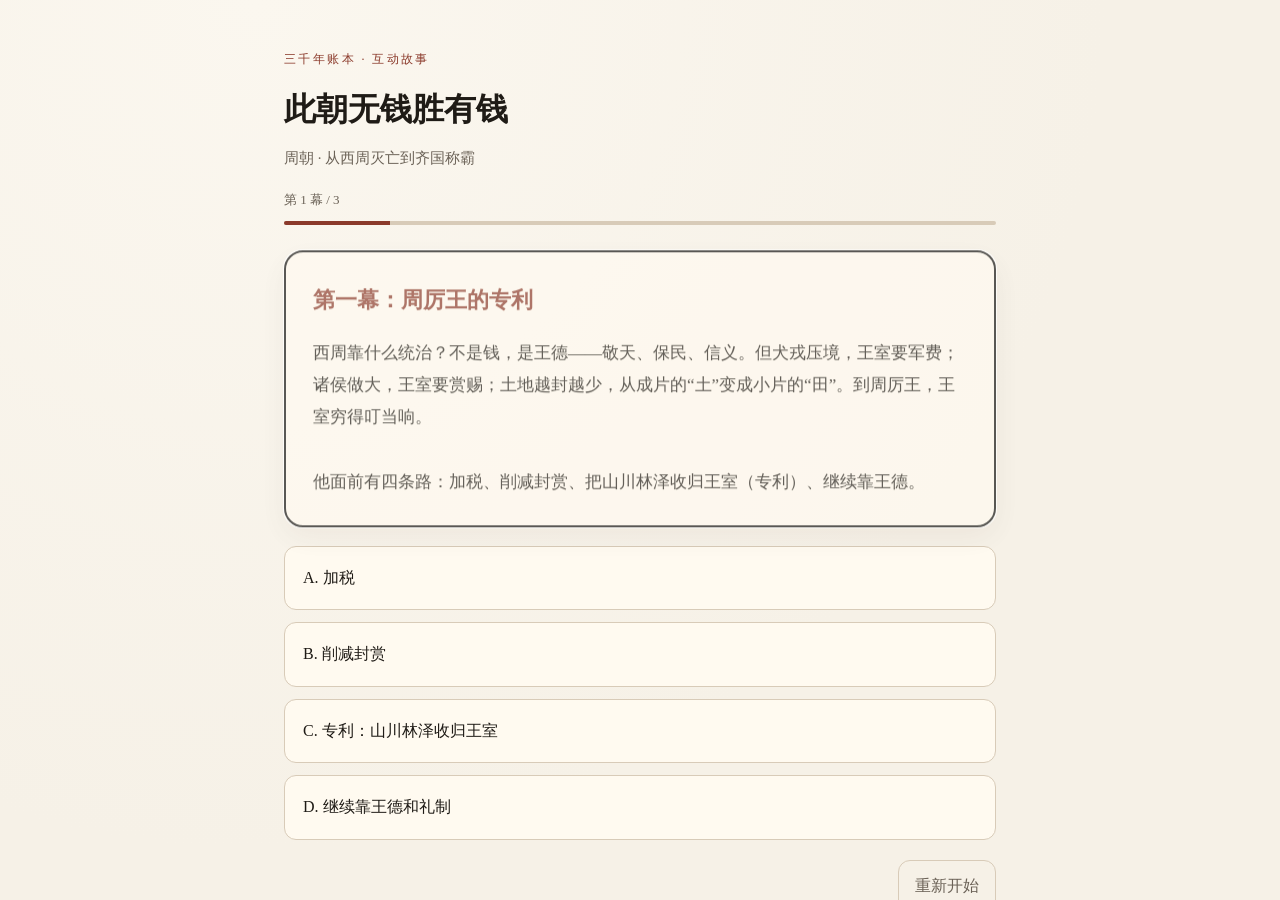
<file: index.html>
<!doctype html>
<html lang="zh-CN">
<head>
  <meta charset="utf-8">
  <meta name="viewport" content="width=device-width, initial-scale=1">
  <title>三千年账本 · Ledger of Empires</title>
  <meta http-equiv="refresh" content="0; url=05-输出/工作台/story.html">
</head>
<body>
  <p>正在进入互动故事……如果浏览器没有跳转，请点击 <a href="05-输出/工作台/story.html">这里</a>。</p>
</body>
</html>
</file>
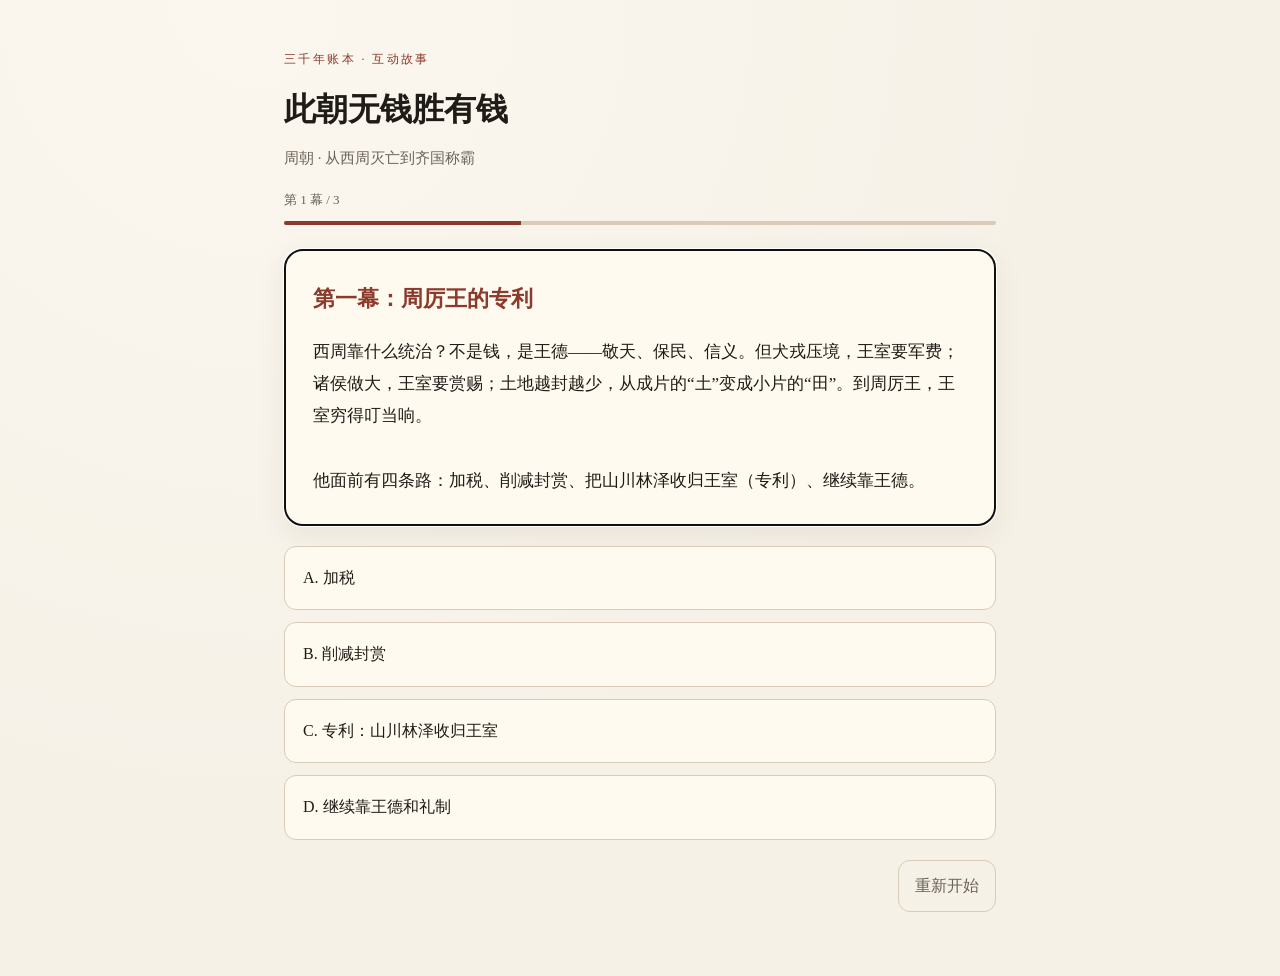
<file: 05-输出/工作台/story.html>
<!doctype html>
<html lang="zh-CN">
<head>
  <meta charset="utf-8">
  <meta name="viewport" content="width=device-width, initial-scale=1, viewport-fit=cover">
  <title>三千年账本 · 互动故事</title>
  <meta name="description" content="三千年账本互动故事：第 1 章 此朝无钱胜有钱。选择 → 后果 → 历史揭晓。">
  <meta name="theme-color" content="#8b3a2b">
  <meta property="og:title" content="三千年账本 · 第 1 章 此朝无钱胜有钱">
  <meta property="og:description" content="选 A/B/C/D → 看短期后果 → 历史揭晓 → 本章机制。">
  <meta property="og:type" content="article">
  <meta property="og:url" content="https://justinjchen-cornell.github.io/Ledger-of-Empires/">
  <link rel="stylesheet" href="story.css">
</head>
<body>
  <main class="story">
    <header class="story-header">
      <div class="kicker">三千年账本 · 互动故事</div>
      <h1 id="title">加载中…</h1>
      <div id="subtitle" class="subtitle"></div>
      <div id="progress" class="progress"></div>
      <div class="progress-track" aria-hidden="true"><span id="progress-fill"></span></div>
    </header>
    <section id="scene" class="scene" aria-live="polite"></section>
    <div id="choices" class="choices"></div>
    <div class="actions">
      <button id="restart" class="ghost" type="button">重新开始</button>
    </div>
    <footer class="story-footer">
      <span id="card" class="card-badge"></span>
    </footer>
  </main>
  <div id="toast" class="toast" role="status" aria-live="polite"></div>
  <script src="story.js"></script>
</body>
</html>
</file>
<file: 05-输出/工作台/story.css>
:root {
  --paper: #f6f1e7;
  --ink: #1f1b16;
  --muted: #6b6257;
  --accent: #8b3a2b;
  --line: #d8cbb8;
  --card: #fffaf0;
  --hover: #f1e4d0;
  --shadow: 0 10px 30px rgba(60, 40, 20, 0.08);
  --ok: #2f6b4f;
  --warn: #a8642a;
}
* { box-sizing: border-box; }
html { -webkit-text-size-adjust: 100%; }
body {
  margin: 0;
  background: radial-gradient(circle at 20% 0%, #fbf7ef, var(--paper) 60%);
  color: var(--ink);
  font-family: "Noto Serif SC", "Songti SC", "SimSun", Georgia, serif;
  line-height: 1.9;
}
.story {
  max-width: 760px;
  margin: 0 auto;
  padding: 48px 24px calc(64px + env(safe-area-inset-bottom));
}
.kicker { font-size: 12px; letter-spacing: .2em; color: var(--accent); }
h1 { font-size: 32px; margin: 8px 0 4px; font-weight: 700; }
.subtitle { color: var(--muted); font-size: 15px; }
.progress { margin-top: 16px; font-size: 13px; color: var(--muted); }
.progress-track {
  margin-top: 8px; height: 4px; background: var(--line); border-radius: 999px; overflow: hidden;
}
#progress-fill {
  display: block; height: 100%; width: 0; background: var(--accent);
  transition: width .25s ease;
}
.scene {
  margin-top: 24px; padding: 28px; background: var(--card);
  border: 1px solid var(--line); border-radius: 18px; box-shadow: var(--shadow);
  animation: fadeIn .25s ease;
}
@keyframes fadeIn {
  from { opacity: 0; transform: translateY(4px); }
  to { opacity: 1; transform: none; }
}
.scene h2 { margin: 0 0 16px; font-size: 22px; color: var(--accent); }
.text { margin: 0; white-space: pre-wrap; font-size: 17px; overflow-wrap: anywhere; }
.choices { display: grid; gap: 12px; margin-top: 20px; }
button { font: inherit; cursor: pointer; border-radius: 12px; touch-action: manipulation; }
button:focus-visible, a:focus-visible { outline: 2px solid var(--accent); outline-offset: 2px; }
.choice {
  width: 100%; min-height: 48px; text-align: left; padding: 16px 18px;
  background: var(--card); border: 1px solid var(--line); color: var(--ink);
  transition: background .15s ease, transform .15s ease;
}
.choice:hover { background: var(--hover); transform: translateY(-1px); }
.continue {
  width: 100%; min-height: 48px; padding: 14px 18px;
  background: var(--accent); color: #fff; border: none;
}
.continue:hover { filter: brightness(1.05); }
.actions { margin-top: 20px; display: flex; justify-content: flex-end; }
.ghost {
  background: transparent; border: 1px solid var(--line); color: var(--muted);
  padding: 10px 16px; min-height: 44px;
}
.card-badge { display: none; }
.card-badge.visible {
  display: inline-block; margin-top: 20px; padding: 8px 12px;
  background: #efe2cf; border-radius: 999px; font-size: 13px; color: var(--accent);
}
.compare { margin-top: 24px; padding-top: 16px; border-top: 1px dashed var(--line); }
.compare h3 { margin: 0 0 10px; font-size: 16px; }
.compare table { width: 100%; border-collapse: collapse; font-size: 14px; }
.compare th, .compare td {
  padding: 8px 6px; border-bottom: 1px solid var(--line); vertical-align: top; text-align: left;
}
.compare th { color: var(--muted); font-weight: 500; }
.compare .match { color: var(--ok); }
.compare .differ { color: var(--warn); }
.share { margin-top: 16px; }
.share-btn {
  width: 100%; min-height: 48px; padding: 12px 18px;
  background: var(--card); border: 1px solid var(--accent); color: var(--accent);
}
.share-btn:hover { background: var(--hover); }
.toast {
  position: fixed; left: 50%; bottom: calc(24px + env(safe-area-inset-bottom));
  transform: translate(-50%, 12px); opacity: 0; pointer-events: none;
  background: var(--ink); color: var(--paper); padding: 10px 16px;
  border-radius: 999px; font-size: 14px; transition: .2s ease; z-index: 10;
}
.toast.show { opacity: 1; transform: translate(-50%, 0); }
.error { color: #a12b1f; }
@media (max-width: 520px) {
  .story { padding: 28px 16px calc(48px + env(safe-area-inset-bottom)); }
  h1 { font-size: 26px; }
  .scene { padding: 20px; }
  .text { font-size: 16px; }
  .compare th, .compare td { font-size: 13px; }
}
@media (prefers-reduced-motion: reduce) {
  * { animation: none !important; transition: none !important; }
  html { scroll-behavior: auto !important; }
}
@media (prefers-color-scheme: dark) {
  :root {
    --paper: #17130f;
    --ink: #efe6d8;
    --muted: #b8a894;
    --accent: #d08a6f;
    --line: #3a3026;
    --card: #211a14;
    --hover: #2b2118;
    --shadow: 0 10px 30px rgba(0, 0, 0, 0.35);
    --ok: #8fbfa0;
    --warn: #d3a06a;
  }
  body { background: radial-gradient(circle at 20% 0%, #241b14, var(--paper) 60%); }
}
</file>
